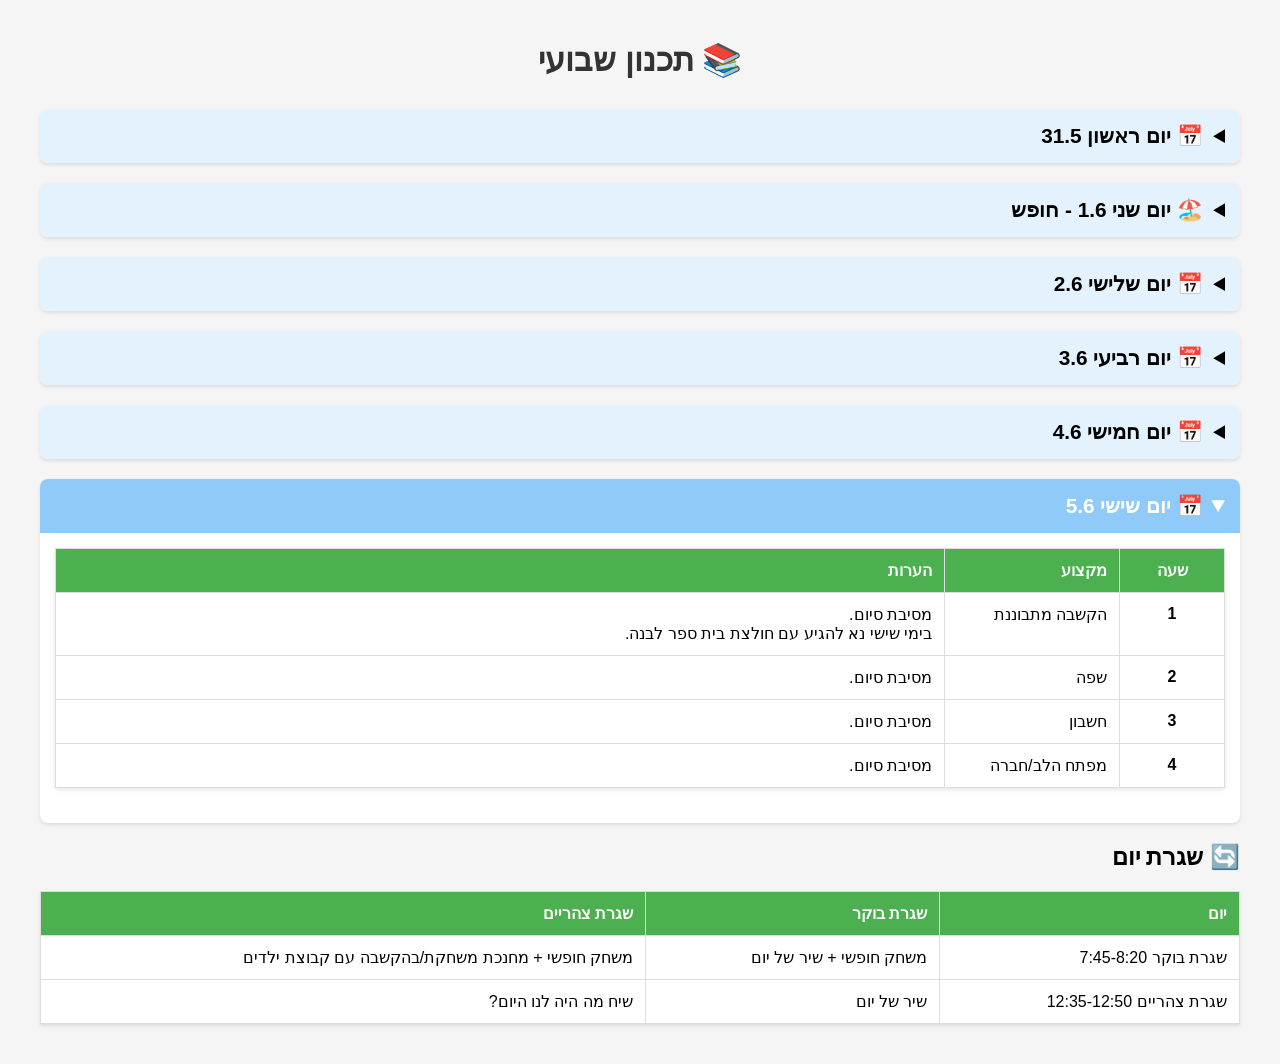
<file: index.html>
<!DOCTYPE html>
<html lang="he" dir="rtl">
<head>
<meta charset="utf-8">
<meta name="viewport" content="width=device-width, initial-scale=1">
<title>תכנון שבועי</title>
<style>
  # * { box-sizing: border-box; }
  body { 
    direction: rtl; 
    font-family: "Arial", sans-serif; 
    text-align: right;
    max-width: 1200px;
    margin: 0 auto;
    padding: 20px;
    background: #f5f5f5;
  }
  h1 {
    text-align: center;
    color: #333;
    margin-bottom: 30px;
  }
  table { 
    border-collapse: collapse; 
    width: 100%; 
    margin-bottom: 20px;
    background: white;
    box-shadow: 0 2px 4px rgba(0,0,0,0.1);
  }
  th, td { 
    border: 1px solid #ddd; 
    padding: 12px; 
    vertical-align: top;
  }
  th { 
    background: #4CAF50; 
    color: white;
    font-weight: bold;
  }
  .yellow { 
    background-color: #fff9c4; 
    padding: 2px 4px;
    border-radius: 3px;
  }
  .red { 
    color: #d32f2f; 
    font-weight: bold;
  }
  details { 
    margin-bottom: 20px;
    background: white;
    border-radius: 8px;
    overflow: hidden;
    box-shadow: 0 2px 4px rgba(0,0,0,0.1);
  }
  summary { 
    font-size: 1.3em; 
    font-weight: bold; 
    background: #e3f2fd; 
    padding: 15px; 
    cursor: pointer;
    user-select: none;
    transition: background 0.3s;
  }
  summary:hover {
    background: #bbdefb;
  }
  details[open] summary {
    background: #90caf9;
    color: white;
  }
  .tbl-wrap {
    padding: 15px;
  }
  .time-col { width: 80px; text-align: center; font-weight: bold; }
  .subject-col { width: 150px; }
  .notes-col { width: auto; }

  @media (max-width: 768px) {
    body { padding: 10px; }
    table, th, td { font-size: 14px; padding: 8px; }
    summary { font-size: 1.1em; padding: 12px; }
    .time-col { width: 60px; }
    .subject-col { width: 100px; }
  }

  @media print {
    details { page-break-inside: avoid; }
    details summary { display: none; }
    details .tbl-wrap { display: block !important; }
  }
</style>
</head>
<body>
<h1>📚 תכנון שבועי</h1>
<details><summary>📅 יום ראשון 31.5</summary><div class="tbl-wrap"><table><tr><th class="time-col">שעה</th><th class="subject-col">מקצוע</th><th class="notes-col">הערות</th></tr><tr><td class="time-col">1</td><td class="subject-col">אנגלית</td><td class="notes-col">הכרת האותיות ואוצר מילים.<br><span class="yellow">נא להביא</span> חוברת אנגלית ומחברת אנגלית.</td></tr><tr><td class="time-col">2</td><td class="subject-col">אומנות</td><td class="notes-col">קיץ<br><span class="yellow">נא להביא</span>: דבק, מספריים, טושים/צבעי עיפרון, צבעי פנדה.</td></tr><tr><td class="time-col">3</td><td class="subject-col">חנ"ג</td><td class="notes-col"><span class="yellow">נא להביא</span> חולצת בית ספר בגווני כחול (הצבע החדש שנבחר לשיעורי ספורט) + נעלי ספורט + מכנס נוח לספורט (לא ג'ינס).</td></tr><tr><td class="time-col">4</td><td class="subject-col">מדעים</td><td class="notes-col">מצגת בנושא השיניים.<br>משימות מתוקשבות.<br><span class="yellow">נא להביא</span> חוברת חומרים "השיניים שלנו" + מחברת מדעים.</td></tr><tr><td class="time-col">5</td><td class="subject-col">מדעים</td><td class="notes-col">המשך משיעור קודם.<br><span class="yellow">נא להביא</span> חוברת "השיניים שלנו" + מחברת מדעים.</td></tr></table></div></details><details><summary>🏖️ יום שני 1.6 - חופש</summary><div class="tbl-wrap"><table><tr><th class="time-col">שעה</th><th class="subject-col">מקצוע</th><th class="notes-col">הערות</th></tr><tr><td class="time-col">1</td><td class="subject-col">שפה</td><td class="notes-col">"החופש הגדול"/לאה נאור. – טקסט (הטקסט והשאלות שניתנו כ<span class="red">שיעורי בית</span>). בדיקת השיעורים.<br><span class="yellow">נא להביא</span> חוברת שפה ומחברת שפה.</td></tr><tr><td class="time-col">2</td><td class="subject-col">שפה</td><td class="notes-col">"החופש הגדול"/לאה נאור. – טקסט (הטקסט והשאלות שניתנו כ<span class="red">שיעורי בית</span>). בדיקת השיעורים.<br><span class="yellow">נא להביא</span> חוברת שפה ומחברת שפה.</td></tr><tr><td class="time-col">3</td><td class="subject-col">מולדת</td><td class="notes-col">להות עולה חדש.<br>בחוברת עמודים 138-140.<br><span class="yellow">נא להביא</span> חוברת חשבון + מחברת חשבון.</td></tr><tr><td class="time-col">4</td><td class="subject-col">מוסיקה</td><td class="notes-col">שירים למסיבת סיום ונושא קיץ (ים, צדפים, דגים...) ביצירות מוסיקליות.</td></tr><tr><td class="time-col">5</td><td class="subject-col">תורה</td><td class="notes-col">בראשית פרק כ"ח.</td></tr></table></div></details><details><summary>📅 יום שלישי 2.6</summary><div class="tbl-wrap"><table><tr><th class="time-col">שעה</th><th class="subject-col">מקצוע</th><th class="notes-col">הערות</th></tr><tr><td class="time-col">1</td><td class="subject-col">הכל בספר</td><td class="notes-col">בשיעור זה המורה מקריאה ספר לילדים ובעקבות הקריאה מתנהל שיח על הספר. בסיום השיח יוצרים יצירה בנושא הספר.</td></tr><tr><td class="time-col">2</td><td class="subject-col">מולדת</td><td class="notes-col">סיפור משפחתי.<br>בחוברת עמודים 141-148.<br><span class="yellow">נא להביא</span> חוברת מולדת + מחברת מולדת.</td></tr><tr><td class="time-col">3</td><td class="subject-col">חשבון</td><td class="notes-col">משמעות החילוק – מספר הקבוצות השוות.<br>בחוברת עמודים 19-22.<br><span class="yellow">נא להביא</span> את חוברת + מחברת חשבון.</td></tr><tr><td class="time-col">4</td><td class="subject-col">חשבון</td><td class="notes-col">משמעות החילוק – מספר הקבוצות השוות.<br>בחוברת עמודים 23-27.<br><span class="yellow">נא להביא</span> את חוברת + מחברת חשבון.</td></tr><tr><td class="time-col">5</td><td class="subject-col">כישורי חיים</td><td class="notes-col">מה עוזר לי כשאני כועס?</td></tr></table></div></details><details><summary>📅 יום רביעי 3.6</summary><div class="tbl-wrap"><table><tr><th class="time-col">שעה</th><th class="subject-col">מקצוע</th><th class="notes-col">הערות</th></tr><tr><td class="time-col">1</td><td class="subject-col">חשבון/כלבנות</td><td class="notes-col">משמעות החילוק – מספר הקבוצות השוות.<br>בחוברת עמודים 28-29.<br><span class="yellow">נא להביא</span> את חוברת 4 + מחברת חשבון.</td></tr><tr><td class="time-col">2</td><td class="subject-col">תורה</td><td class="notes-col">בראשית פרק כ"ט.<br><span class="yellow">נא להביא</span> מחברת תורה.</td></tr><tr><td class="time-col">3</td><td class="subject-col">שפה</td><td class="notes-col">"שני תיישים" בחוברת "צועדים בדרך המילים" עמודים 157-159.<br><span class="yellow">נא להביא</span> חוברת שפה + מחברת שפה.</td></tr><tr><td class="time-col">4</td><td class="subject-col">שפה/כלבנות</td><td class="notes-col">"שני תיישים" בחוברת "צועדים בדרך המילים" עמודים 157-159.<br><span class="yellow">נא להביא</span> חוברת שפה + מחברת שפה.</td></tr><tr><td class="time-col">5</td><td class="subject-col">מורשת</td><td class="notes-col">מדור לדור.<br><span class="yellow">נא להביא</span> מחברת מורשת.</td></tr></table></div></details><details><summary>📅 יום חמישי 4.6</summary><div class="tbl-wrap"><table><tr><th class="time-col">שעה</th><th class="subject-col">מקצוע</th><th class="notes-col">הערות</th></tr><tr><td class="time-col">1</td><td class="subject-col">שפה/כלבנות</td><td class="notes-col">"ככה זה בעברית"/דתיה בן דור.<br>בחוברת "צועדים בדרך המילים" עמודים 90-92.<br><span class="yellow">נא להביא</span> חוברת שפה + מחברת שפה.</td></tr><tr><td class="time-col">2</td><td class="subject-col">חנ"ג</td><td class="notes-col"><span class="yellow">נא להביא</span> חולצת בית ספר בגווני כחול (הצבע החדש שנבחר לשיעורי ספורט) + נעלי ספורט + מכנס נוח לספורט (לא ג'ינס).</td></tr><tr><td class="time-col">3</td><td class="subject-col">חשבון</td><td class="notes-col">משמעות החילוק – מספר הקבוצות השוות.<br>בחוברת עמודים 30-32.<br><span class="yellow">נא להביא</span> את חוברת + מחברת חשבון.</td></tr><tr><td class="time-col">4</td><td class="subject-col">שפה</td><td class="notes-col">"ככה זה בעברית"/דתיה בן דור.<br>בחוברת "צועדים בדרך המילים" עמודים 90-92.<br><span class="yellow">נא להביא</span> חוברת שפה + מחברת שפה.</td></tr><tr><td class="time-col">5</td><td class="subject-col">גיאומטריה/כלבנות</td><td class="notes-col">קוביה ותיבה.<br>בחוברת עמודים 110-112.<br><span class="yellow">נא להביא</span> את חוברת + מחברת חשבון.</td></tr></table></div></details><details><summary>📅 יום שישי 5.6</summary><div class="tbl-wrap"><table><tr><th class="time-col">שעה</th><th class="subject-col">מקצוע</th><th class="notes-col">הערות</th></tr><tr><td class="time-col">1</td><td class="subject-col">הקשבה מתבוננת</td><td class="notes-col">מסיבת סיום.<br>בימי שישי נא להגיע עם חולצת בית ספר לבנה.</td></tr><tr><td class="time-col">2</td><td class="subject-col">שפה</td><td class="notes-col">מסיבת סיום.</td></tr><tr><td class="time-col">3</td><td class="subject-col">חשבון</td><td class="notes-col">מסיבת סיום.</td></tr><tr><td class="time-col">4</td><td class="subject-col">מפתח הלב/חברה</td><td class="notes-col">מסיבת סיום.</td></tr></table></div></details><h2>🔄 שגרת יום</h2><table><tr><th>יום</th><th>שגרת בוקר</th><th>שגרת צהריים</th></tr><tr><td>שגרת בוקר
7:45-8:20</td><td>משחק חופשי
+
שיר של יום</td><td>משחק חופשי
+
מחנכת משחקת/בהקשבה עם קבוצת ילדים</td></tr><tr><td>שגרת צהריים
12:35-12:50</td><td>שיר של יום</td><td>שיח מה היה לנו היום?</td></tr></table>
<script>
// פתיחת היום הנוכחי אוטומטית
document.addEventListener('DOMContentLoaded', () => {
  const days = ['ראשון', 'שני', 'שלישי', 'רביעי', 'חמישי', 'שישי', 'שבת'];
  const today = days[new Date().getDay()];

  document.querySelectorAll('summary').forEach(summary => {
    if (summary.textContent.includes(today)) {
      summary.parentElement.open = true;
    }
  });
});
</script>
</body>
</html>
</file>
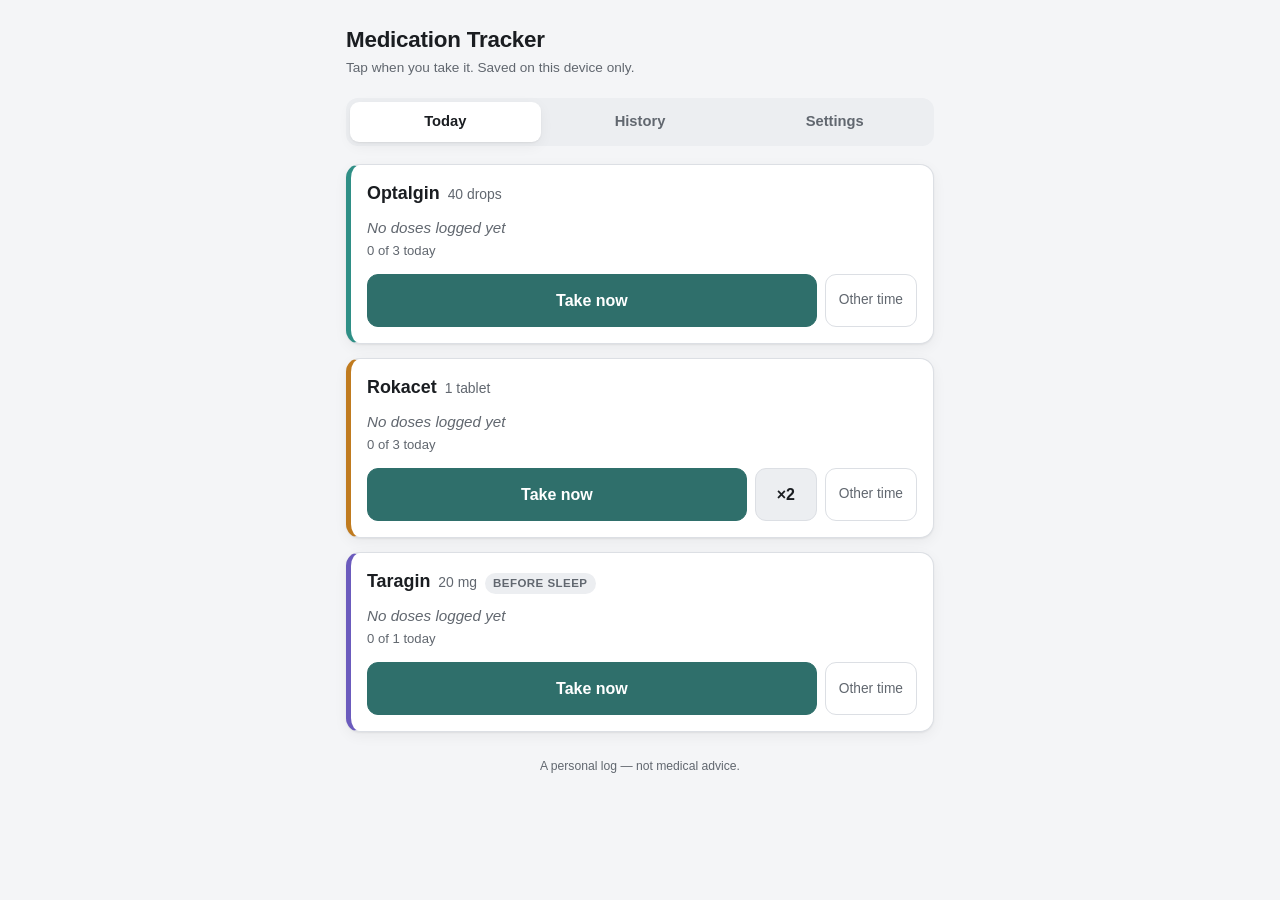
<file: meds/index.html>
<!DOCTYPE html>
<html lang="en">
<head>
<meta charset="utf-8">
<meta name="viewport" content="width=device-width, initial-scale=1, viewport-fit=cover">
<meta name="color-scheme" content="light dark">
<meta name="description" content="A private, on-device log of when you took your medication.">
<title>Medication Tracker</title>
<style>
  :root {
    --bg: #f4f5f7;
    --surface: #ffffff;
    --surface-2: #eceef1;
    --text: #1a1d21;
    --text-muted: #61676f;
    --border: #dcdfe4;
    --accent: #2f6f6b;
    --accent-text: #ffffff;
    --danger: #b3261e;
    --warn-bg: #fdf3e2;
    --warn-text: #7a4e00;
    --warn-border: #e8d3a8;
    --shadow: 0 1px 2px rgba(0,0,0,.06), 0 4px 14px rgba(0,0,0,.05);
    --radius: 14px;
  }
  @media (prefers-color-scheme: dark) {
    :root {
      --bg: #14161a;
      --surface: #1d2025;
      --surface-2: #262a30;
      --text: #e9ebee;
      --text-muted: #9aa1aa;
      --border: #333840;
      --accent: #5fb3ad;
      --accent-text: #10201f;
      --danger: #f2938c;
      --warn-bg: #33291a;
      --warn-text: #e8c88a;
      --warn-border: #4d3e26;
      --shadow: 0 1px 2px rgba(0,0,0,.3), 0 4px 14px rgba(0,0,0,.25);
    }
  }

  * { box-sizing: border-box; }
  html, body { margin: 0; padding: 0; }
  body {
    background: var(--bg);
    color: var(--text);
    font-family: -apple-system, BlinkMacSystemFont, "Segoe UI", Roboto, Helvetica, Arial, sans-serif;
    font-size: 16px;
    line-height: 1.45;
    -webkit-text-size-adjust: 100%;
    padding: 0 0 env(safe-area-inset-bottom);
  }
  .wrap { max-width: 620px; margin: 0 auto; padding: 16px 16px 48px; }

  header { padding: 8px 0 4px; }
  h1 { font-size: 1.4rem; margin: 0 0 2px; letter-spacing: -.01em; }
  .sub { color: var(--text-muted); font-size: .85rem; margin: 0 0 16px; }

  /* ---- tabs ---- */
  nav.tabs {
    display: flex; gap: 4px; background: var(--surface-2);
    padding: 4px; border-radius: 12px; margin-bottom: 18px;
  }
  nav.tabs button {
    flex: 1; border: 0; background: transparent; color: var(--text-muted);
    font: inherit; font-size: .92rem; font-weight: 600; padding: 9px 6px;
    border-radius: 9px; cursor: pointer;
  }
  nav.tabs button[aria-selected="true"] {
    background: var(--surface); color: var(--text); box-shadow: var(--shadow);
  }

  /* ---- med cards ---- */
  .card {
    background: var(--surface); border: 1px solid var(--border);
    border-radius: var(--radius); box-shadow: var(--shadow);
    padding: 16px; margin-bottom: 14px;
    border-left: 5px solid var(--med-color, var(--accent));
  }
  .card-head { display: flex; align-items: baseline; gap: 8px; flex-wrap: wrap; }
  .med-name { font-size: 1.12rem; font-weight: 700; margin: 0; }
  .med-dose { color: var(--text-muted); font-size: .87rem; }
  .med-when {
    font-size: .72rem; font-weight: 700; text-transform: uppercase; letter-spacing: .04em;
    background: var(--surface-2); color: var(--text-muted);
    padding: 2px 8px; border-radius: 20px;
  }
  .status { margin: 10px 0 14px; font-size: .95rem; }
  .status .big { font-weight: 600; }
  .status .never { color: var(--text-muted); font-style: italic; }
  .meta { color: var(--text-muted); font-size: .82rem; margin-top: 2px; }
  .meta .full { color: var(--warn-text); font-weight: 700; }

  .note-list { margin: 10px 0 0; padding: 0; list-style: none; }
  .note-list li {
    padding: 8px 11px; border-radius: 9px; margin-top: 6px;
    background: var(--warn-bg); color: var(--warn-text);
    border: 1px solid var(--warn-border); font-size: .83rem;
  }

  .actions { display: flex; gap: 8px; align-items: stretch; }
  button.take {
    flex: 1 1 auto; background: var(--accent); color: var(--accent-text);
    border: 1px solid var(--accent); border-radius: 11px; padding: 14px 12px;
    font: inherit; font-weight: 700; font-size: 1rem; cursor: pointer;
    min-height: 50px;
  }
  button.take:active { transform: translateY(1px); }
  button.take.double {
    flex: 0 0 auto; min-width: 62px; padding: 14px 10px;
    background: var(--surface-2); color: var(--text); border-color: var(--border);
  }
  button.ghost {
    flex: 0 0 auto;
    background: transparent; color: var(--text-muted);
    border: 1px solid var(--border); border-radius: 11px;
    padding: 12px 13px; font: inherit; font-size: .86rem;
    cursor: pointer; min-height: 50px; white-space: nowrap;
  }
  button.ghost:hover { color: var(--text); }

  /* ---- history ---- */
  .day-group { margin-bottom: 20px; }
  .day-head {
    font-size: .8rem; font-weight: 700; text-transform: uppercase;
    letter-spacing: .05em; color: var(--text-muted); margin: 0 0 7px 2px;
  }
  ul.entries { list-style: none; margin: 0; padding: 0;
    background: var(--surface); border: 1px solid var(--border);
    border-radius: var(--radius); overflow: hidden; box-shadow: var(--shadow); }
  ul.entries li {
    display: flex; align-items: center; gap: 11px;
    padding: 11px 13px; border-top: 1px solid var(--border);
  }
  ul.entries li:first-child { border-top: 0; }
  .dot { width: 10px; height: 10px; border-radius: 50%; flex: none; background: var(--accent); }
  .entry-time { font-variant-numeric: tabular-nums; font-weight: 600; min-width: 58px; }
  .entry-name { flex: 1; min-width: 0; overflow: hidden; text-overflow: ellipsis; white-space: nowrap; }
  .entry-x2 {
    font-size: .72rem; font-weight: 700; background: var(--surface-2);
    border: 1px solid var(--border); border-radius: 5px; padding: 1px 5px; margin-left: 5px;
  }
  .entry-note { color: var(--text-muted); font-size: .82rem; }
  button.del {
    background: transparent; border: 0; color: var(--text-muted);
    font: inherit; font-size: 1.1rem; line-height: 1; cursor: pointer;
    padding: 6px 8px; border-radius: 7px; flex: none;
  }
  button.del:hover { color: var(--danger); background: var(--surface-2); }

  /* ---- settings ---- */
  fieldset {
    background: var(--surface); border: 1px solid var(--border);
    border-radius: var(--radius); box-shadow: var(--shadow);
    padding: 14px 16px 16px; margin: 0 0 14px;
  }
  legend { font-weight: 700; font-size: .95rem; padding: 0 6px; }
  label { display: block; font-size: .8rem; font-weight: 600; color: var(--text-muted); margin: 10px 0 4px; }
  input[type="text"], input[type="number"], input[type="datetime-local"] {
    width: 100%; padding: 10px 11px; font: inherit; font-size: .95rem;
    background: var(--bg); color: var(--text);
    border: 1px solid var(--border); border-radius: 9px;
  }
  label.check {
    display: flex; align-items: center; gap: 8px; margin: 12px 0 2px;
    font-size: .87rem; color: var(--text); font-weight: 500; cursor: pointer;
  }
  label.check input { width: 18px; height: 18px; margin: 0; flex: none; accent-color: var(--accent); }
  /* `display: flex` above would otherwise beat the UA's [hidden] rule. */
  label.check[hidden] { display: none; }
  .row { display: flex; gap: 10px; }
  .row > * { flex: 1; min-width: 0; }
  .btn-row { display: flex; gap: 8px; flex-wrap: wrap; margin-top: 14px; }
  .btn-row button { flex: 1 1 auto; min-width: 120px; }
  button.secondary {
    background: var(--surface-2); color: var(--text); border: 1px solid var(--border);
    border-radius: 10px; padding: 11px 14px; font: inherit; font-size: .9rem;
    font-weight: 600; cursor: pointer;
  }
  button.danger { color: var(--danger); }
  .hint { font-size: .8rem; color: var(--text-muted); margin: 8px 0 0; }
  .med-block { border-top: 1px dashed var(--border); padding-top: 12px; margin-top: 14px; }
  .med-block:first-of-type { border-top: 0; padding-top: 0; margin-top: 6px; }
  .med-block-head { display: flex; align-items: center; justify-content: space-between; gap: 8px; }
  .swatch { width: 13px; height: 13px; border-radius: 4px; display: inline-block; vertical-align: -1px; margin-right: 6px; }

  .empty { color: var(--text-muted); text-align: center; padding: 34px 12px; font-size: .92rem; }

  /* ---- toast ---- */
  #toast {
    position: fixed; left: 50%; transform: translateX(-50%);
    bottom: calc(18px + env(safe-area-inset-bottom));
    background: var(--text); color: var(--bg);
    padding: 11px 14px; border-radius: 11px; box-shadow: var(--shadow);
    display: flex; align-items: center; gap: 14px; font-size: .9rem;
    max-width: calc(100vw - 32px); z-index: 50;
  }
  #toast[hidden] { display: none; }
  #toast button {
    background: transparent; border: 0; color: var(--bg);
    font: inherit; font-weight: 700; text-decoration: underline;
    cursor: pointer; padding: 2px 4px; flex: none;
  }

  /* ---- dialog ---- */
  dialog {
    border: 1px solid var(--border); border-radius: var(--radius);
    background: var(--surface); color: var(--text);
    padding: 18px; width: min(400px, calc(100vw - 32px)); box-shadow: var(--shadow);
  }
  dialog::backdrop { background: rgba(0,0,0,.45); }
  dialog h2 { margin: 0 0 4px; font-size: 1.05rem; }

  .banner {
    background: var(--warn-bg); color: var(--warn-text);
    border: 1px solid var(--warn-border);
    padding: 11px 13px; border-radius: 10px; font-size: .85rem; margin-bottom: 16px;
  }
  .banner[hidden] { display: none; }
  .banner code { font-size: .85em; }

  footer { margin-top: 26px; text-align: center; color: var(--text-muted); font-size: .76rem; }
</style>
</head>
<body>
<div class="wrap">

  <header>
    <h1>Medication Tracker</h1>
    <p class="sub">Tap when you take it. Saved on this device only.</p>
  </header>

  <div class="banner" id="storage-warning" hidden>
    <strong>Storage unavailable.</strong> This browser is blocking local storage, so entries
    will be lost when you close the page. Serve the folder over <code>http://localhost</code>
    instead of opening the file directly &mdash; see the README.
  </div>

  <nav class="tabs" role="tablist">
    <button role="tab" id="tab-today"    aria-selected="true"  aria-controls="view-today">Today</button>
    <button role="tab" id="tab-history"  aria-selected="false" aria-controls="view-history">History</button>
    <button role="tab" id="tab-settings" aria-selected="false" aria-controls="view-settings">Settings</button>
  </nav>

  <main>
    <section id="view-today"    role="tabpanel" aria-labelledby="tab-today"></section>
    <section id="view-history"  role="tabpanel" aria-labelledby="tab-history" hidden></section>
    <section id="view-settings" role="tabpanel" aria-labelledby="tab-settings" hidden></section>
  </main>

  <footer>A personal log &mdash; not medical advice.</footer>
</div>

<div id="toast" hidden role="status" aria-live="polite">
  <span id="toast-msg"></span>
  <button type="button" id="toast-action"></button>
</div>

<dialog id="manual-dialog">
  <form method="dialog">
    <h2 id="manual-title">Log a dose</h2>
    <p class="hint" style="margin-top:0">Use this if you took it earlier and forgot to log it.</p>
    <label for="manual-when">Date &amp; time</label>
    <input type="datetime-local" id="manual-when" required>
    <label class="check" id="manual-double-wrap" hidden>
      <input type="checkbox" id="manual-double">
      <span id="manual-double-label">Double dose</span>
    </label>
    <label for="manual-note">Note (optional)</label>
    <input type="text" id="manual-note" placeholder="e.g. with food" maxlength="120">
    <div class="btn-row">
      <button type="submit" value="cancel" class="secondary">Cancel</button>
      <button type="submit" value="save" class="secondary" id="manual-save"
              style="background:var(--accent);color:var(--accent-text);border-color:var(--accent)">Save</button>
    </div>
  </form>
</dialog>

<script>
(function () {
  "use strict";

  var STORAGE_KEY = "medtracker.v1";
  var PALETTE = ["#2f8f86", "#c07b1f", "#6b5bbd"];

  /* ---------- storage (degrades gracefully when blocked) ---------- */

  var storageOK = (function () {
    try {
      var k = "__mt_probe__";
      window.localStorage.setItem(k, "1");
      window.localStorage.removeItem(k);
      return true;
    } catch (e) {
      return false;
    }
  })();

  if (!storageOK) document.getElementById("storage-warning").hidden = false;

  // The regimen this install starts with. Every field is editable in Settings.
  function defaultState() {
    return {
      version: 2,
      meds: [
        { id: uid(), name: "Optalgin", dose: "40 drops", schedule: "",
          minIntervalHours: 6, maxPerDay: 3, allowDouble: false, color: PALETTE[0] },
        { id: uid(), name: "Rokacet", dose: "1 tablet", schedule: "",
          minIntervalHours: null, maxPerDay: 3, allowDouble: true, color: PALETTE[1] },
        { id: uid(), name: "Taragin", dose: "20 mg", schedule: "Before sleep",
          minIntervalHours: null, maxPerDay: 1, allowDouble: false, color: PALETTE[2] }
      ],
      log: []
    };
  }

  function posNum(v) { return Number.isFinite(v) && v > 0 ? v : null; }
  function posInt(v) { return Number.isFinite(v) && v > 0 ? Math.floor(v) : null; }

  function load() {
    if (!storageOK) return defaultState();
    try {
      var raw = window.localStorage.getItem(STORAGE_KEY);
      if (!raw) return defaultState();
      var parsed = JSON.parse(raw);
      if (!parsed || !Array.isArray(parsed.meds) || !Array.isArray(parsed.log)) return defaultState();
      // Normalise anything hand-edited, or written by an earlier build that
      // had no maxPerDay / allowDouble / schedule fields.
      parsed.meds = parsed.meds.map(function (m, i) {
        return {
          id: m.id || uid(),
          name: typeof m.name === "string" && m.name.trim() ? m.name : "Medication " + (i + 1),
          dose: typeof m.dose === "string" ? m.dose : "",
          schedule: typeof m.schedule === "string" ? m.schedule : "",
          minIntervalHours: posNum(m.minIntervalHours),
          maxPerDay: posInt(m.maxPerDay),
          allowDouble: m.allowDouble === true,
          color: m.color || PALETTE[i % PALETTE.length]
        };
      });
      parsed.log = parsed.log
        .filter(function (e) { return e && Number.isFinite(e.ts); })
        .map(function (e) {
          return {
            id: e.id || uid(),
            medId: e.medId,
            ts: e.ts,
            units: e.units === 2 ? 2 : 1,
            note: typeof e.note === "string" ? e.note : ""
          };
        });
      return parsed;
    } catch (e) {
      return defaultState();
    }
  }

  function save() {
    if (!storageOK) return;
    try {
      window.localStorage.setItem(STORAGE_KEY, JSON.stringify(state));
    } catch (e) {
      document.getElementById("storage-warning").hidden = false;
    }
  }

  function uid() {
    if (window.crypto && typeof window.crypto.randomUUID === "function") return window.crypto.randomUUID();
    return "id-" + Date.now().toString(36) + "-" + Math.random().toString(36).slice(2, 10);
  }

  // An install left on the old untouched placeholders (nothing renamed, nothing
  // logged) is upgraded to the real regimen. Anything customised is left alone.
  function isUntouchedPlaceholders(s) {
    return s.log.length === 0 && s.meds.length === 3 && s.meds.every(function (m, i) {
      return m.name === "Medication " + (i + 1) && !m.dose && !m.schedule &&
             m.minIntervalHours == null && m.maxPerDay == null && !m.allowDouble;
    });
  }

  var state = load();
  if (isUntouchedPlaceholders(state)) state = defaultState();

  // Write the seeded defaults straight away, so a fresh install has stable
  // medication ids on disk even if the page is closed without logging anything.
  if (storageOK && !window.localStorage.getItem(STORAGE_KEY)) save();

  /* ---------- helpers ---------- */

  function esc(s) {
    return String(s == null ? "" : s).replace(/[&<>"']/g, function (c) {
      return { "&": "&amp;", "<": "&lt;", ">": "&gt;", '"': "&quot;", "'": "&#39;" }[c];
    });
  }

  var fmtTime = function (ts) {
    return new Date(ts).toLocaleTimeString([], { hour: "2-digit", minute: "2-digit" });
  };
  var fmtDayLong = function (ts) {
    return new Date(ts).toLocaleDateString([], { weekday: "long", day: "numeric", month: "short" });
  };
  function dayKey(ts) {
    var d = new Date(ts);
    return d.getFullYear() + "-" + pad(d.getMonth() + 1) + "-" + pad(d.getDate());
  }
  function pad(n) { return String(n).padStart(2, "0"); }

  function timeAgo(ts, now) {
    var mins = Math.floor(Math.max(0, (now - ts)) / 60000);
    if (mins < 1) return "just now";
    if (mins < 60) return mins + (mins === 1 ? " minute ago" : " minutes ago");
    var h = Math.floor(mins / 60), m = mins % 60;
    if (h < 24) return m ? h + "h " + m + "m ago" : h + (h === 1 ? " hour ago" : " hours ago");
    var d = Math.floor(h / 24);
    return d === 1 ? "yesterday" : d + " days ago";
  }

  function durationText(ms) {
    var mins = Math.max(0, Math.round(ms / 60000));
    var h = Math.floor(mins / 60), m = mins % 60;
    if (h && m) return h + "h " + m + "m";
    if (h) return h + "h";
    return m + "m";
  }

  function toLocalInputValue(d) {
    return d.getFullYear() + "-" + pad(d.getMonth() + 1) + "-" + pad(d.getDate()) +
           "T" + pad(d.getHours()) + ":" + pad(d.getMinutes());
  }

  function medById(id) {
    for (var i = 0; i < state.meds.length; i++) if (state.meds[i].id === id) return state.meds[i];
    return null;
  }

  function entriesFor(medId) {
    return state.log.filter(function (e) { return e.medId === medId; })
                    .sort(function (a, b) { return b.ts - a.ts; });
  }

  function lastEntry(medId) { return entriesFor(medId)[0] || null; }

  // Nearest dose at or before a given moment — so back-dated entries are
  // spacing-checked against the dose that actually preceded them.
  function doseBefore(medId, ts) {
    var list = entriesFor(medId).filter(function (e) { return e.ts <= ts; });
    return list[0] || null;
  }

  // The daily limit counts doses, not button presses: a ×2 take is two doses.
  function dosesOn(medId, key) {
    return state.log.reduce(function (sum, e) {
      if (e.medId !== medId || dayKey(e.ts) !== key) return sum;
      return sum + (e.units === 2 ? 2 : 1);
    }, 0);
  }

  function dosesToday(medId) { return dosesOn(medId, dayKey(Date.now())); }

  /* ---------- the checks before a dose is logged ---------- *
   * Every figure here is one the user entered from their own prescription.
   * These only ever produce a confirm — nothing is refused or blocked.       */

  function logWarnings(med, whenTs, units) {
    var out = [];
    var prev = doseBefore(med.id, whenTs);
    units = units === 2 ? 2 : 1;

    if (prev) {
      if (med.minIntervalHours) {
        var nextAt = prev.ts + med.minIntervalHours * 3600000;
        if (whenTs < nextAt) {
          out.push("Your " + med.minIntervalHours + "h spacing is not up until " +
                   fmtTime(nextAt) + " — " + durationText(nextAt - whenTs) + " from then.");
        }
      } else if (whenTs - prev.ts < 2 * 60000) {
        // No spacing rule set, so still guard against a fumbled double-tap.
        out.push(med.name + " was already logged " + timeAgo(prev.ts, whenTs) + ".");
      }
    }

    if (med.maxPerDay) {
      var n = dosesOn(med.id, dayKey(whenTs));
      if (n + units > med.maxPerDay) {
        out.push("That would put you at " + (n + units) + " for the day, and you set a " +
                 "limit of " + med.maxPerDay + ".");
      }
    }
    return out;
  }

  function confirmLog(med, whenTs, units) {
    var warnings = logWarnings(med, whenTs, units);
    if (!warnings.length) return true;
    return window.confirm(warnings.join("\n\n") + "\n\nLog it anyway?");
  }

  /* ---------- actions ---------- */

  function addEntry(medId, ts, units, note) {
    var entry = { id: uid(), medId: medId, ts: ts, units: units === 2 ? 2 : 1, note: note || "" };
    state.log.push(entry);
    save();
    render();
    return entry;
  }

  function removeEntry(entryId) {
    var idx = -1;
    for (var i = 0; i < state.log.length; i++) if (state.log[i].id === entryId) { idx = i; break; }
    if (idx === -1) return null;
    var removed = state.log.splice(idx, 1)[0];
    save();
    render();
    return removed;
  }

  function announce(med, entry) {
    showToast(med.name + (entry.units === 2 ? " ×2" : "") + " logged at " + fmtTime(entry.ts),
      "Undo", function () {
        removeEntry(entry.id);
        showToast("Entry removed", null, null);
      });
  }

  function logNow(medId, units) {
    var med = medById(medId);
    if (!med) return;
    var now = Date.now();
    if (!confirmLog(med, now, units)) return;
    announce(med, addEntry(medId, now, units, ""));
  }

  /* ---------- toast ---------- */

  var toastEl = document.getElementById("toast");
  var toastMsg = document.getElementById("toast-msg");
  var toastBtn = document.getElementById("toast-action");
  var toastTimer = null;
  var toastHandler = null;

  function showToast(msg, actionLabel, handler) {
    window.clearTimeout(toastTimer);
    toastMsg.textContent = msg;
    toastHandler = handler || null;
    if (actionLabel && handler) {
      toastBtn.textContent = actionLabel;
      toastBtn.hidden = false;
    } else {
      toastBtn.hidden = true;
    }
    toastEl.hidden = false;
    toastTimer = window.setTimeout(hideToast, actionLabel ? 7000 : 2600);
  }
  function hideToast() {
    toastEl.hidden = true;
    toastHandler = null;
  }
  toastBtn.addEventListener("click", function () {
    var h = toastHandler;
    hideToast();
    if (h) h();
  });

  /* ---------- manual entry dialog ---------- */

  var manualDialog = document.getElementById("manual-dialog");
  var manualWhen = document.getElementById("manual-when");
  var manualNote = document.getElementById("manual-note");
  var manualTitle = document.getElementById("manual-title");
  var manualDouble = document.getElementById("manual-double");
  var manualDoubleWrap = document.getElementById("manual-double-wrap");
  var manualDoubleLabel = document.getElementById("manual-double-label");
  var manualTargetId = null;

  function openManual(medId) {
    var med = medById(medId);
    if (!med) return;
    manualTargetId = medId;
    manualTitle.textContent = "Log " + med.name;
    manualWhen.value = toLocalInputValue(new Date());
    manualNote.value = "";
    manualDouble.checked = false;
    manualDoubleWrap.hidden = !med.allowDouble;
    manualDoubleLabel.textContent = med.dose ? "Double dose (" + med.dose + " × 2)" : "Double dose";
    if (typeof manualDialog.showModal === "function") manualDialog.showModal();
    else manualDialog.setAttribute("open", "");
  }

  manualDialog.addEventListener("close", function () {
    var medId = manualTargetId;
    manualTargetId = null;
    if (manualDialog.returnValue !== "save" || !medId) return;

    var when = manualWhen.value ? new Date(manualWhen.value) : null;
    if (!when || isNaN(when.getTime())) return;

    var med = medById(medId);
    if (!med) return;

    var units = med.allowDouble && manualDouble.checked ? 2 : 1;
    if (!confirmLog(med, when.getTime(), units)) return;
    announce(med, addEntry(medId, when.getTime(), units, manualNote.value.trim()));
  });

  /* ---------- views ---------- */

  function renderToday() {
    var now = Date.now();
    var html = state.meds.map(function (med) {
      var last = lastEntry(med.id);
      var today = dosesToday(med.id);

      var countText = med.maxPerDay
        ? today + " of " + med.maxPerDay + " today"
        : today + (today === 1 ? " dose" : " doses") + " today";
      if (med.maxPerDay && today >= med.maxPerDay) {
        countText = '<span class="full">' + esc(countText) + '</span>';
      } else {
        countText = esc(countText);
      }

      var status = last
        ? '<div class="big">Last taken ' + esc(timeAgo(last.ts, now)) +
            (last.units === 2 ? ' <span class="entry-x2">×2</span>' : '') + '</div>' +
          '<div class="meta">' + esc(fmtDayLong(last.ts)) + ' at ' + esc(fmtTime(last.ts)) +
          ' &middot; ' + countText + '</div>'
        : '<div class="never">No doses logged yet</div>' +
          (med.maxPerDay ? '<div class="meta">' + countText + '</div>' : '');

      // Standing notes on the card: the same figures the confirm would raise,
      // shown before the button is pressed rather than after.
      var notes = [];
      if (med.minIntervalHours && last) {
        var nextAt = last.ts + med.minIntervalHours * 3600000;
        if (now < nextAt) {
          notes.push("Your " + med.minIntervalHours + "h spacing: next dose at " +
                     fmtTime(nextAt) + " (in " + durationText(nextAt - now) + ")");
        }
      }
      if (med.maxPerDay && today >= med.maxPerDay) {
        notes.push(today > med.maxPerDay
          ? today + " logged today, past the " + med.maxPerDay + " a day you set."
          : "That is the full " + med.maxPerDay + " for today.");
      }
      var noteHtml = notes.length
        ? '<ul class="note-list">' + notes.map(function (n) {
            return '<li>' + esc(n) + '</li>';
          }).join("") + '</ul>'
        : '';

      return '' +
        '<article class="card" style="--med-color:' + esc(med.color) + '">' +
          '<div class="card-head">' +
            '<h2 class="med-name">' + esc(med.name) + '</h2>' +
            (med.dose ? '<span class="med-dose">' + esc(med.dose) + '</span>' : '') +
            (med.schedule ? '<span class="med-when">' + esc(med.schedule) + '</span>' : '') +
          '</div>' +
          '<div class="status">' + status + '</div>' +
          '<div class="actions">' +
            '<button type="button" class="take" data-action="take" data-med="' + esc(med.id) + '">Take now</button>' +
            (med.allowDouble
              ? '<button type="button" class="take double" data-action="take-double" ' +
                'data-med="' + esc(med.id) + '" title="Log a double dose">×2</button>'
              : '') +
            '<button type="button" class="ghost" data-action="manual" data-med="' + esc(med.id) + '">Other time</button>' +
          '</div>' +
          noteHtml +
        '</article>';
    }).join("");

    if (!state.meds.length) {
      html = '<p class="empty">No medications configured. Add one in <strong>Settings</strong>.</p>';
    }
    document.getElementById("view-today").innerHTML = html;
  }

  function renderHistory() {
    var sorted = state.log.slice().sort(function (a, b) { return b.ts - a.ts; });
    if (!sorted.length) {
      document.getElementById("view-history").innerHTML =
        '<p class="empty">Nothing logged yet.<br>Doses you record will appear here, newest first.</p>';
      return;
    }

    var groups = [];
    var byKey = {};
    sorted.forEach(function (e) {
      var k = dayKey(e.ts);
      if (!byKey[k]) { byKey[k] = { key: k, ts: e.ts, items: [] }; groups.push(byKey[k]); }
      byKey[k].items.push(e);
    });

    var todayKey = dayKey(Date.now());
    var yesterdayKey = dayKey(Date.now() - 86400000);

    document.getElementById("view-history").innerHTML = groups.map(function (g) {
      var heading = g.key === todayKey ? "Today"
                  : g.key === yesterdayKey ? "Yesterday"
                  : fmtDayLong(g.ts);
      var rows = g.items.map(function (e) {
        var med = medById(e.medId);
        return '<li>' +
            '<span class="dot" style="background:' + esc(med ? med.color : "#888") + '"></span>' +
            '<span class="entry-time">' + esc(fmtTime(e.ts)) + '</span>' +
            '<span class="entry-name">' + esc(med ? med.name : "(deleted medication)") +
              (e.units === 2 ? '<span class="entry-x2">×2</span>' : '') +
              (e.note ? ' <span class="entry-note">&mdash; ' + esc(e.note) + '</span>' : '') +
            '</span>' +
            '<button type="button" class="del" data-action="delete" data-entry="' + esc(e.id) + '" ' +
              'aria-label="Delete entry">&times;</button>' +
          '</li>';
      }).join("");
      return '<div class="day-group">' +
               '<h2 class="day-head">' + esc(heading) + ' &middot; ' + g.items.length + '</h2>' +
               '<ul class="entries">' + rows + '</ul>' +
             '</div>';
    }).join("");
  }

  function renderSettings() {
    var medBlocks = state.meds.map(function (med, i) {
      return '' +
        '<div class="med-block">' +
          '<div class="med-block-head">' +
            '<strong><span class="swatch" style="background:' + esc(med.color) + '"></span>' +
              'Medication ' + (i + 1) + '</strong>' +
            '<button type="button" class="del" data-action="remove-med" data-med="' + esc(med.id) + '" ' +
              'aria-label="Remove this medication">&times;</button>' +
          '</div>' +
          '<label for="name-' + esc(med.id) + '">Name</label>' +
          '<input type="text" id="name-' + esc(med.id) + '" value="' + esc(med.name) + '" ' +
            'data-field="name" data-med="' + esc(med.id) + '" maxlength="60" placeholder="e.g. Optalgin">' +
          '<div class="row">' +
            '<div>' +
              '<label for="dose-' + esc(med.id) + '">Dose per take</label>' +
              '<input type="text" id="dose-' + esc(med.id) + '" value="' + esc(med.dose) + '" ' +
                'data-field="dose" data-med="' + esc(med.id) + '" maxlength="40" placeholder="e.g. 40 drops">' +
            '</div>' +
            '<div>' +
              '<label for="sched-' + esc(med.id) + '">When (optional)</label>' +
              '<input type="text" id="sched-' + esc(med.id) + '" value="' + esc(med.schedule) + '" ' +
                'data-field="schedule" data-med="' + esc(med.id) + '" maxlength="24" placeholder="e.g. Before sleep">' +
            '</div>' +
          '</div>' +
          '<div class="row">' +
            '<div>' +
              '<label for="iv-' + esc(med.id) + '">Min hours between</label>' +
              '<input type="number" id="iv-' + esc(med.id) + '" min="0" max="168" step="0.5" ' +
                'value="' + (med.minIntervalHours == null ? "" : esc(med.minIntervalHours)) + '" ' +
                'data-field="minIntervalHours" data-med="' + esc(med.id) + '" placeholder="optional">' +
            '</div>' +
            '<div>' +
              '<label for="max-' + esc(med.id) + '">Max doses per day</label>' +
              '<input type="number" id="max-' + esc(med.id) + '" min="1" max="24" step="1" ' +
                'value="' + (med.maxPerDay == null ? "" : esc(med.maxPerDay)) + '" ' +
                'data-field="maxPerDay" data-med="' + esc(med.id) + '" placeholder="optional">' +
            '</div>' +
          '</div>' +
          '<label class="check">' +
            '<input type="checkbox" data-field="allowDouble" data-med="' + esc(med.id) + '"' +
              (med.allowDouble ? " checked" : "") + '>' +
            '<span>Double dose allowed (adds a ×2 button, counts as 2 toward the daily max)</span>' +
          '</label>' +
        '</div>';
    }).join("");

    document.getElementById("view-settings").innerHTML = '' +
      '<fieldset>' +
        '<legend>Your medications</legend>' +
        medBlocks +
        '<div class="btn-row">' +
          '<button type="button" class="secondary" data-action="add-med">+ Add medication</button>' +
        '</div>' +
        '<p class="hint">Changes save as you type. The spacing and daily figures are your own, ' +
          'taken from your prescription &mdash; this app never suggests a dose, an interval or ' +
          'a limit, and it will never stop you logging one. Passing a figure only raises a ' +
          'confirm, so a real extra dose still gets recorded truthfully.</p>' +
      '</fieldset>' +

      '<fieldset>' +
        '<legend>Your data</legend>' +
        '<p class="hint" style="margin-top:2px">' +
          state.log.length + (state.log.length === 1 ? " entry" : " entries") +
          ' stored in this browser. Nothing is uploaded anywhere.</p>' +
        '<div class="btn-row">' +
          '<button type="button" class="secondary" data-action="export-csv">Export CSV</button>' +
          '<button type="button" class="secondary" data-action="export-json">Export JSON</button>' +
          '<button type="button" class="secondary" data-action="import-json">Import JSON</button>' +
        '</div>' +
        '<div class="btn-row">' +
          '<button type="button" class="secondary danger" data-action="clear-log">Delete all entries</button>' +
        '</div>' +
        '<p class="hint">Because the log lives only in this browser, clearing site data ' +
          'or switching device loses it. Export now and then if it matters.</p>' +
      '</fieldset>';
  }

  function render() {
    renderToday();
    renderHistory();
    renderSettings();
  }

  /* ---------- export / import ---------- */

  function download(filename, text, mime) {
    var blob = new Blob([text], { type: mime + ";charset=utf-8" });
    var url = URL.createObjectURL(blob);
    var a = document.createElement("a");
    a.href = url;
    a.download = filename;
    document.body.appendChild(a);
    a.click();
    document.body.removeChild(a);
    window.setTimeout(function () { URL.revokeObjectURL(url); }, 1000);
  }

  function stamp() {
    var d = new Date();
    return d.getFullYear() + pad(d.getMonth() + 1) + pad(d.getDate());
  }

  function csvCell(v) {
    var s = String(v == null ? "" : v);
    return /[",\n]/.test(s) ? '"' + s.replace(/"/g, '""') + '"' : s;
  }

  function exportCsv() {
    var rows = [["medication", "dose", "units", "date", "time", "iso_timestamp", "note"]];
    state.log.slice().sort(function (a, b) { return a.ts - b.ts; }).forEach(function (e) {
      var med = medById(e.medId);
      var d = new Date(e.ts);
      rows.push([
        med ? med.name : "(deleted)",
        med ? med.dose : "",
        e.units,
        dayKey(e.ts),
        pad(d.getHours()) + ":" + pad(d.getMinutes()),
        d.toISOString(),
        e.note || ""
      ]);
    });
    var csv = rows.map(function (r) { return r.map(csvCell).join(","); }).join("\r\n");
    download("medication-log-" + stamp() + ".csv", csv, "text/csv");
  }

  function exportJson() {
    download("medication-log-" + stamp() + ".json", JSON.stringify(state, null, 2), "application/json");
  }

  function importJson() {
    var input = document.createElement("input");
    input.type = "file";
    input.accept = "application/json,.json";
    input.addEventListener("change", function () {
      var file = input.files && input.files[0];
      if (!file) return;
      var reader = new FileReader();
      reader.onload = function () {
        var incoming;
        try {
          incoming = JSON.parse(String(reader.result));
        } catch (e) {
          window.alert("That file isn't valid JSON.");
          return;
        }
        if (!incoming || !Array.isArray(incoming.meds) || !Array.isArray(incoming.log)) {
          window.alert("That doesn't look like a medication export.");
          return;
        }
        if (!window.confirm(
          "Replace what's here with the file's " + incoming.log.length + " entries and " +
          incoming.meds.length + " medications?\n\nThis cannot be undone."
        )) return;
        if (storageOK) window.localStorage.setItem(STORAGE_KEY, JSON.stringify(incoming));
        state = load();
        render();
        showToast("Imported " + state.log.length + " entries", null, null);
      };
      reader.readAsText(file);
    });
    input.click();
  }

  /* ---------- event wiring ---------- */

  document.addEventListener("click", function (ev) {
    var btn = ev.target.closest ? ev.target.closest("[data-action]") : null;
    if (!btn) return;
    var action = btn.getAttribute("data-action");

    if (action === "take") { logNow(btn.getAttribute("data-med"), 1); return; }
    if (action === "take-double") { logNow(btn.getAttribute("data-med"), 2); return; }
    if (action === "manual") { openManual(btn.getAttribute("data-med")); return; }

    if (action === "delete") {
      var removed = removeEntry(btn.getAttribute("data-entry"));
      if (removed) {
        var med = medById(removed.medId);
        showToast("Deleted " + (med ? med.name : "entry") + " at " + fmtTime(removed.ts), "Undo", function () {
          state.log.push(removed);
          save();
          render();
        });
      }
      return;
    }

    if (action === "add-med") {
      state.meds.push({
        id: uid(),
        name: "Medication " + (state.meds.length + 1),
        dose: "",
        schedule: "",
        minIntervalHours: null,
        maxPerDay: null,
        allowDouble: false,
        color: PALETTE[state.meds.length % PALETTE.length]
      });
      save();
      render();
      return;
    }

    if (action === "remove-med") {
      var medId = btn.getAttribute("data-med");
      var target = medById(medId);
      if (!target) return;
      var n = entriesFor(medId).length;
      if (!window.confirm(
        "Remove " + target.name + "?" + (n ? "\n\nIts " + n + " logged " + (n === 1 ? "entry stays" : "entries stay") +
        " in History, marked as deleted." : "")
      )) return;
      state.meds = state.meds.filter(function (m) { return m.id !== medId; });
      save();
      render();
      return;
    }

    if (action === "export-csv") { exportCsv(); return; }
    if (action === "export-json") { exportJson(); return; }
    if (action === "import-json") { importJson(); return; }

    if (action === "clear-log") {
      if (!state.log.length) { showToast("Nothing to delete", null, null); return; }
      if (!window.confirm("Delete all " + state.log.length + " logged entries?\n\nThis cannot be undone. " +
                          "Your medication names and settings are kept.")) return;
      state.log = [];
      save();
      render();
      showToast("All entries deleted", null, null);
      return;
    }
  });

  // Settings fields save as you type. Only the other views are re-rendered,
  // so the field being edited keeps its focus and caret.
  function applyField(el) {
    var field = el.getAttribute && el.getAttribute("data-field");
    if (!field) return false;
    var med = medById(el.getAttribute("data-med"));
    if (!med) return false;

    if (field === "minIntervalHours") {
      med.minIntervalHours = posNum(parseFloat(el.value));
    } else if (field === "maxPerDay") {
      med.maxPerDay = posInt(parseFloat(el.value));
    } else if (field === "allowDouble") {
      med.allowDouble = !!el.checked;
    } else {
      med[field] = el.value;
    }
    save();
    renderToday();
    renderHistory();
    return true;
  }

  document.getElementById("view-settings").addEventListener("input", function (ev) {
    applyField(ev.target);
  });

  document.getElementById("view-settings").addEventListener("change", function (ev) {
    var el = ev.target;
    if (el.type === "checkbox") { applyField(el); return; }

    // A name left blank falls back to a placeholder rather than an unlabelled card.
    if (el.getAttribute && el.getAttribute("data-field") === "name" && !el.value.trim()) {
      var med = medById(el.getAttribute("data-med"));
      if (med) {
        med.name = "Medication " + (state.meds.indexOf(med) + 1);
        save();
        render();
      }
    }
  });

  /* ---------- tabs ---------- */

  var tabs = [
    { btn: document.getElementById("tab-today"),    panel: document.getElementById("view-today") },
    { btn: document.getElementById("tab-history"),  panel: document.getElementById("view-history") },
    { btn: document.getElementById("tab-settings"), panel: document.getElementById("view-settings") }
  ];

  tabs.forEach(function (t) {
    t.btn.addEventListener("click", function () {
      tabs.forEach(function (other) {
        var active = other === t;
        other.btn.setAttribute("aria-selected", active ? "true" : "false");
        other.panel.hidden = !active;
      });
    });
  });

  /* ---------- keep relative times honest ---------- */

  window.setInterval(renderToday, 30000);
  document.addEventListener("visibilitychange", function () {
    if (!document.hidden) renderToday();
  });

  render();
})();
</script>
</body>
</html>
</file>
